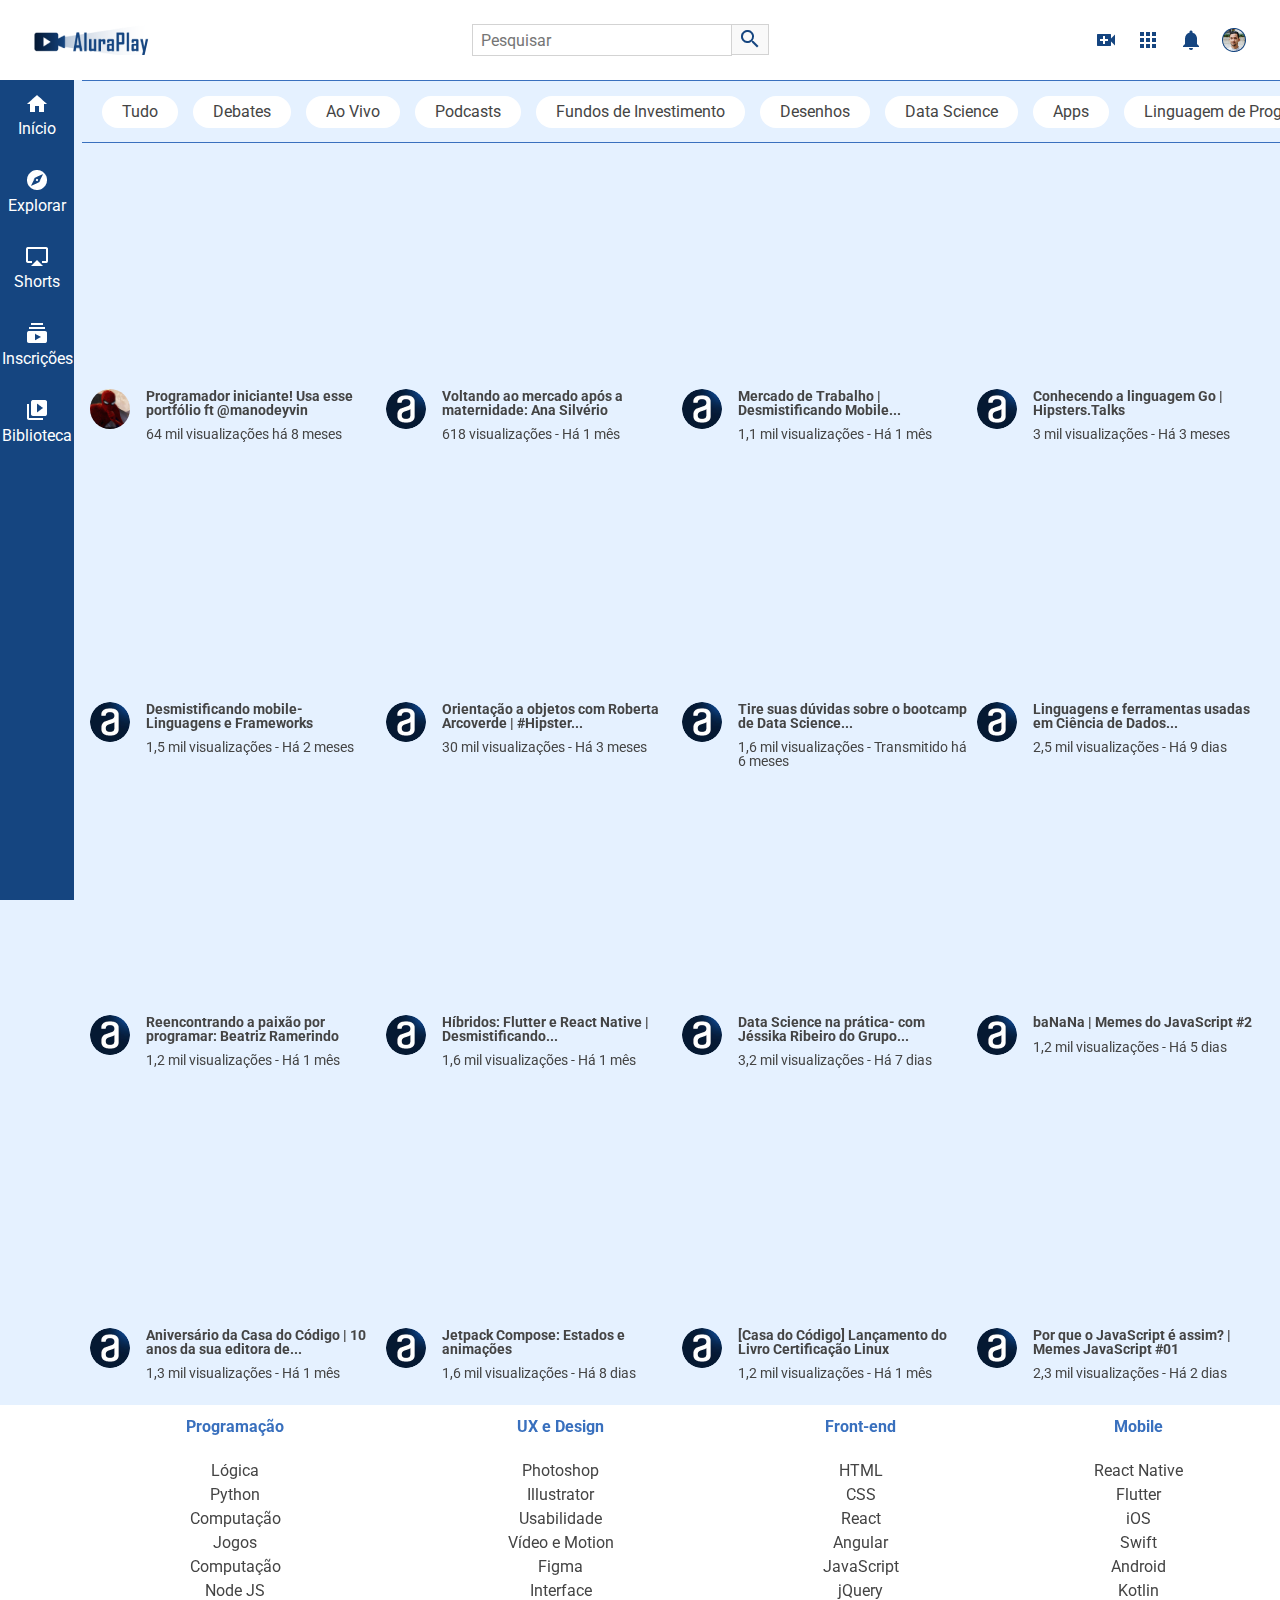
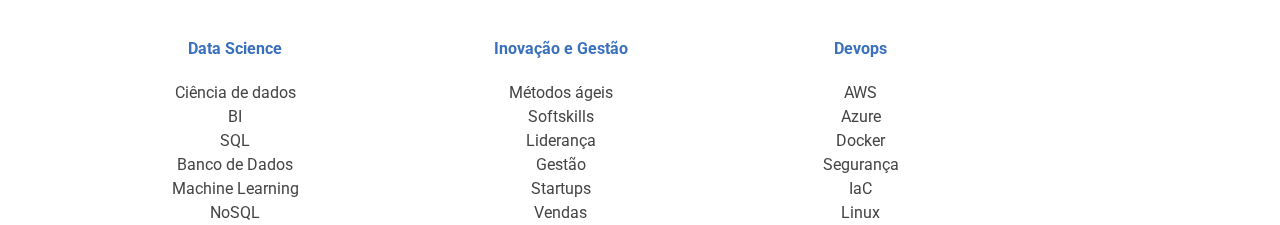
<file: Front-End/Aprofundando em CSS(Alura)/aluraplay/index.html>
<!DOCTYPE html>
<html lang="pt-br">

<head>
    <meta charset="UTF-8">
    <meta http-equiv="X-UA-Compatible" content="IE=edge">
    <meta name="viewport" content="width=device-width, initial-scale=1.0">
    <link href="https://fonts.googleapis.com/css2?family=Roboto:wght@400;700&display=swap" rel="stylesheet">
    <link rel="stylesheet" href="./css/reset.css">
    <link rel="stylesheet" href="./css/estilos.css">
    <link rel="stylesheet" href="./css/flexbox.css">
    <title>AluraPlay</title>
    <link rel="shortcut icon" href="./img/favicon.ico" type="image/x-icon">
</head>

<body>

    <!-- Cabecalho -->
    <header>

        <nav class="cabecalho__container">

            <h1 class="logo__item" href="#"></h1>

            <div class="cabecalho__pesquisar__item">
                <form action="">
                    <input type="search" placeholder="Pesquisar" id="pesquisar" class="pesquisar__input">
                    <label for="pesquisar" class="pesquisar__label"></label>
                </form>
                <a href="#" class="cabecalho__audio"></a>
            </div>

            <div class="cabecalho__icones__item">
                <a href="#" class="cabecalho__videos"></a>
                <a href="#" class="cabecalho__apps"></a>
                <a href="#" class="cabecalho__notificacoes"></a>
                <a href="#" class="cabecalho__avatar"></a>
            </div>

        </nav>

    </header>

    <!-- Menu lateral -->

    <aside class="menu__container">
        <ul class="menu__lista">
            <li>
                <a class="menu__itens" href="#">
                    <i class="icone__inicio icone-item"></i>
                    <span>Início</span></a>
            </li>

            <li>
                <a class="menu__itens" href="#">
                    <i class="icone__explorar icone-item"></i>
                    <span>Explorar</span></a>
            </li>

            <li>
                <a class="menu__itens" href="#">
                    <i class="icone__shorts icone-item"></i>
                    <span>Shorts</span></a>
            </li>

            <li>
                <a class="menu__itens" href="#">
                    <i class="icone__inscricoes icone-item"></i>
                    <span>Inscrições</span></a>
            </li>

            <li>
                <a class="menu__itens" href="#">
                    <i class="icone__biblioteca icone-item"></i>
                    <span>Biblioteca</span></a>
            </li>
        </ul>

        <ul class="menu__lista">
            <li>
                <a class="menu__itens" href="#">
                    <i class="icone__historico icone-item"></i>
                    <span>Histórico</span></a>
            </li>

            <li>
                <a class="menu__itens" href="#">
                    <i class="icone__relogio icone-item"></i>
                    <span>Assistir mais tarde</span></a>
            </li>

            <li>
                <a class="menu__itens" href="#">
                    <i class="icone__like icone-item"></i>
                    <span>Marcados com like</span></a>
            </li>
        </ul>

        <ul class="menu__lista">
            <li>
                <a class="menu__itens" href="#">
                    <i class="icone__mostrar icone-item"></i>
                    <span>Mostrar mais 2</span></a>
            </li>

            <li>
                <a class="menu__itens" href="#">
                    <i class="icone__deschamps icone-item"></i>
                    <span>Felipe Deschamps</span></a>
            </li>

            <li>
                <a class="menu__itens" href="#">
                    <i class="icone__nerd icone-item"></i>
                    <span>Jovem Nerd</span></a>
            </li>

            <li>
                <a class="menu__itens" href="#">
                    <i class="icone__souto icone-item"></i>
                    <span>Mario Souto</span></a>
            </li>

            <li>
                <a class="menu__itens" href="#">
                    <i class="icone__iamarino icone-item"></i>
                    <span>Atila Iamarino</span></a>
            </li>

            <li>
                <a class="menu__itens" href="#">
                    <i class="icone__ballerini icone-item"></i>
                    <span>Rafaella Ballerini</span></a>
            </li>

            <li>
                <a class="menu__itens" href="#">
                    <i class="icone__gaveta icone-item"></i>
                    <span>Gaveta</span></a>
            </li>

            <li>
                <a class="menu__itens" href="#">
                    <i class="icone__alura icone-item"></i>
                    <span>Alura</span></a>
            </li>

            <li>
                <a class="menu__itens inscricoes" href="#">INSCRIÇÕES</a>
            </li>
        </ul>

        <ul class="menu__lista">
            <li class="jogos">
                <a class="menu__itens" href="#">
                    <i class="icone__jogos icone-item"></i>
                    <span>Jogos</span></a>
            </li>

            <li class="filmes">
                <a class="menu__itens" href="#">
                    <i class="icone__filmes icone-item"></i>
                    <span>Filmes</span></a>
            </li>
            <li class="premium">
                <a class="menu__itens" href="#">
                    <i class="icone__videos icone-item"></i>
                    <span>Vídeo Premium</span></a>
            </li>

            <li class="menu__itens maispagina">
                <a href="#">MAIS DA PÁGINA</a>
            </li>
        </ul>
    </aside>

    <!-- Seção superior -->

    <section class="superior__secao__container">
        <a class="superior__item" href="#">Tudo</a>
        <a class="superior__item" href="#">Debates</a>
        <a class="superior__item" href="#">Ao Vivo</a>
        <a class="superior__item" href="#">Podcasts</a>
        <a class="superior__item" href="#">Fundos de Investimento</a>
        <a class="superior__item" href="#">Desenhos</a>
        <a class="superior__item" href="#">Data Science</a>
        <a class="superior__item" href="#">Apps</a>
        <a class="superior__item" href="#">Linguagem de Programação</a>
        <a class="superior__item" href="#">Ciência da Computação</a>
        <a class="superior__item" href="#">Marketing</a>
    </section>

    <!-- Vídeos -->

    <ul class="videos__container">
        <li class="videos__item">
            <iframe width="100%" height="72%" src="https://www.youtube.com/embed/7CtcyBWEhKE?si=8FMXN3BvGEJGb6Me" title="YouTube video player" frameborder="0" allow="accelerometer; autoplay; clipboard-write; encrypted-media; gyroscope; picture-in-picture; web-share" allowfullscreen></iframe>
            <div class="descricao-video">
                <img src="img/videos/logo-fiasco.jpg" alt="">
                <h3>Programador iniciante! Usa esse portfólio ft @manodeyvin</h3>
                <p>64 mil visualizações  há 8 meses</p>
            </div>
        </li>

        <li class="videos__item">
            <iframe width="100%"  height="72%" src="https://www.youtube.com/embed/OrnUhR41MYI"
                title="Voltando ao mercado após a maternidade: Ana Silvério" frameborder="0"
                allow="accelerometer; autoplay; clipboard-write; encrypted-media; gyroscope; picture-in-picture"
                allowfullscreen></iframe>
            <div class="descricao-video">
                <img src="./img/videos/Ellipse 11.png" alt="Logo do canal Alura Cursos Online">
                <h3>Voltando ao mercado após a maternidade: Ana Silvério</h3>
                <p>618 visualizações - Há 1 mês</p>
            </div>
        </li>
        <li class="videos__item">
            <iframe width="100%"  height="72%" src="https://www.youtube.com/embed/YhnNOTde2I0"
                title="Mercado de Trabalho | Desmistificando Mobile - Episódio 5" frameborder="0"
                allow="accelerometer; autoplay; clipboard-write; encrypted-media; gyroscope; picture-in-picture"
                allowfullscreen></iframe>
            <div class="descricao-video">
                <img src="./img/videos/Ellipse 11.png" alt="Logo do canal Alura Cursos Online">
                <h3>Mercado de Trabalho | Desmistificando Mobile...</h3>
                <p>1,1 mil visualizações - Há 1 mês</p>
            </div>
        </li>
        <li class="videos__item">
            <iframe width="100%"  height="72%" src="https://www.youtube.com/embed/y8FeZMv37WU" title="Conhecendo a linguagem Go | Hipsters.Talks"
                frameborder="0"
                allow="accelerometer; autoplay; clipboard-write; encrypted-media; gyroscope; picture-in-picture"
                allowfullscreen></iframe>
            <div class="descricao-video">
                <img src="./img/videos/Ellipse 11.png" alt="Logo do canal Alura Cursos Online">
                <h3>Conhecendo a linguagem Go | Hipsters.Talks</h3>
                <p>3 mil visualizações - Há 3 meses</p>
            </div>
        </li>
        <li class="videos__item">
            <iframe width="100%"  height="72%" src="https://www.youtube.com/embed/fmu1LQvZhms"
                title="Desmistificando mobile- Linguagens e Frameworks - Episódio 2" frameborder="0"
                allow="accelerometer; autoplay; clipboard-write; encrypted-media; gyroscope; picture-in-picture"
                allowfullscreen></iframe>
            <div class="descricao-video">
                <img src="./img/videos/Ellipse 11.png" alt="Logo do canal Alura Cursos Online">
                <h3>Desmistificando mobile- Linguagens e Frameworks</h3>
                <p>1,5 mil visualizações - Há 2 meses</p>
            </div>
        </li>
        <li class="videos__item">
            <iframe width="100%"  height="72%" src="https://www.youtube.com/embed/jpuJ1qrluoU"
                title="Orientação a objetos com Roberta Arcoverde | #HipstersPontoTube" frameborder="0"
                allow="accelerometer; autoplay; clipboard-write; encrypted-media; gyroscope; picture-in-picture"
                allowfullscreen></iframe>
            <div class="descricao-video">
                <img src="./img/videos/Ellipse 11.png" alt="Logo do canal Alura Cursos Online">
                <h3>Orientação a objetos com Roberta Arcoverde | #Hipster...</h3>
                <p>30 mil visualizações - Há 3 meses</p>
            </div>
        </li>
        <li class="videos__item">
            <iframe width="100%"  height="72%" src="https://www.youtube.com/embed/2HhPcadvjqU"
                title="Tire suas dúvidas sobre o bootcamp de Data Science." frameborder="0"
                allow="accelerometer; autoplay; clipboard-write; encrypted-media; gyroscope; picture-in-picture"
                allowfullscreen></iframe>
            <div class="descricao-video">
                <img src="./img/videos/Ellipse 11.png" alt="Logo do canal Alura Cursos Online">
                <h3>Tire suas dúvidas sobre o bootcamp de Data Science...</h3>
                <p>1,6 mil visualizações - Transmitido há 6 meses</p>
            </div>
        </li>
        <li class="videos__item">
            <iframe width="100%"  height="72%" src="https://www.youtube.com/embed/h83e1aAM5xQ" title="
                4:06
                TOCANDO AGORA
                Linguagens e ferramentas usadas em Ciência de Dados | Universo Data Science - Episódio 3"
                frameborder="0"
                allow="accelerometer; autoplay; clipboard-write; encrypted-media; gyroscope; picture-in-picture"
                allowfullscreen></iframe>
            <div class="descricao-video">
                <img src="./img/videos/Ellipse 11.png" alt="Logo do canal Alura Cursos Online">
                <h3>Linguagens e ferramentas usadas em Ciência de Dados...</h3>
                <p>2,5 mil visualizações - Há 9 dias</p>
            </div>
        </li>
        <li class="videos__item">
            <iframe width="100%"  height="72%" src="https://www.youtube.com/embed/CnB3eLTrkn4"
                title="Reencontrando a paixão por programar: Beatriz Ramerindo" frameborder="0"
                allow="accelerometer; autoplay; clipboard-write; encrypted-media; gyroscope; picture-in-picture"
                allowfullscreen></iframe>
            <div class="descricao-video">
                <img src="./img/videos/Ellipse 11.png" alt="Logo do canal Alura Cursos Online">
                <h3>Reencontrando a paixão por programar: Beatriz Ramerindo</h3>
                <p>1,2 mil visualizações - Há 1 mês</p>
            </div>
        </li>
        <li class="videos__item">
            <iframe width="100%"  height="72%" src="https://www.youtube.com/embed/vf9P_PycgRw"
                title="Híbridos: Flutter e React Native | Desmistificando Mobile - Episódio 4" frameborder="0"
                allow="accelerometer; autoplay; clipboard-write; encrypted-media; gyroscope; picture-in-picture"
                allowfullscreen></iframe>
            <div class="descricao-video">
                <img src="./img/videos/Ellipse 11.png" alt="Logo do canal Alura Cursos Online">
                <h3>Híbridos: Flutter e React Native | Desmistificando...</h3>
                <p>1,6 mil visualizações - Há 1 mês</p>
            </div>
        </li>
        <li class="videos__item">
            <iframe width="100%"  height="72%" src="https://www.youtube.com/embed/Nts3P35mHzE"
                title="Data Science na prática- com Jéssika Ribeiro do Grupo Boticário | Universo Data Science - Episódio 4"
                frameborder="0"
                allow="accelerometer; autoplay; clipboard-write; encrypted-media; gyroscope; picture-in-picture"
                allowfullscreen></iframe>
            <div class="descricao-video">
                <img src="./img/videos/Ellipse 11.png" alt="Logo do canal Alura Cursos Online">
                <h3>Data Science na prática- com Jéssika Ribeiro do Grupo...</h3>
                <p>3,2 mil visualizações - Há 7 dias</p>
            </div>
        </li>
        <li class="videos__item">
            <iframe width="100%"  height="72%" src="https://www.youtube.com/embed/HBVCsBtsmzA" title="baNaNa | Memes do JavaScript - Episódio 2"
                frameborder="0"
                allow="accelerometer; autoplay; clipboard-write; encrypted-media; gyroscope; picture-in-picture"
                allowfullscreen></iframe>
            <div class="descricao-video">
                <img src="./img/videos/Ellipse 11.png" alt="Logo do canal Alura Cursos Online">
                <h3>baNaNa | Memes do JavaScript #2</h3>
                <p>1,2 mil visualizações - Há 5 dias</p>
            </div>
        </li>
        <li class="videos__item">
            <iframe width="100%"  height="72%" src="https://www.youtube.com/embed/SyEdlBSw11k"
                title="Aniversário da Casa do Código | 10 anos da sua editora de Tecnologia" frameborder="0"
                allow="accelerometer; autoplay; clipboard-write; encrypted-media; gyroscope; picture-in-picture"
                allowfullscreen></iframe>
            <div class="descricao-video">
                <img src="./img/videos/Ellipse 11.png" alt="Logo do canal Alura Cursos Online">
                <h3>Aniversário da Casa do Código | 10 anos da sua editora de...</h3>
                <p>1,3 mil visualizações - Há 1 mês</p>
            </div>
        </li>
        <li class="videos__item">
            <iframe width="100%"  height="72%" src="https://www.youtube.com/embed/FKYBCl_I9zU"
                title="Jetpack Compose: Estados e animações | #AluraMais" frameborder="0"
                allow="accelerometer; autoplay; clipboard-write; encrypted-media; gyroscope; picture-in-picture"
                allowfullscreen></iframe>
            <div class="descricao-video">
                <img src="./img/videos/Ellipse 11.png" alt="Logo do canal Alura Cursos Online">
                <h3>Jetpack Compose: Estados e animações</h3>
                <p>1,6 mil visualizações - Há 8 dias</p>
            </div>
        </li>
        <li class="videos__item">
            <iframe width="100%"  height="72%" src="https://www.youtube.com/embed/68EGCA67g_A"
                title="[Casa do Código] Lançamento do Livro Certificação Linux" frameborder="0"
                allow="accelerometer; autoplay; clipboard-write; encrypted-media; gyroscope; picture-in-picture"
                allowfullscreen></iframe>
            <div class="descricao-video">
                <img src="./img/videos/Ellipse 11.png" alt="Logo do canal Alura Cursos Online">
                <h3>[Casa do Código] Lançamento do Livro Certificação Linux</h3>
                <p>1,2 mil visualizações - Há 1 mês</p>
            </div>
        </li>
        <li class="videos__item">
            <iframe width="100%"  height="72%" src="https://www.youtube.com/embed/VHxoyduIt18"
                title="Por que o JavaScript é assim? | Memes do JavaScript - Episódio 1" frameborder="0"
                allow="accelerometer; autoplay; clipboard-write; encrypted-media; gyroscope; picture-in-picture"
                allowfullscreen></iframe>
            <div class="descricao-video">
                <img src="./img/videos/Ellipse 11.png" alt="Logo do canal Alura Cursos Online">
                <h3>Por que o JavaScript é assim? | Memes JavaScript #01</h3>
                <p>2,3 mil visualizações - Há 2 dias</p>
            </div>
        </li>
    </ul>

    

    <!-- <Seção rodapé> -->
    <footer class="rodape__container">
        <section>
            <h2 class="rodape__titulo">Programação</h2>
            <p class="rodape__texto">Lógica</p>
            <p>Python</p>
            <p>Computação</p>
            <p>Jogos</p>
            <p>Computação</p>
            <p>Node JS</p>
        </section>

        <section>
            <h2 class="rodape__titulo">Data Science</h2>
            <p class="rodape__texto">Ciência de dados</p>
            <p>BI</p>
            <p>SQL</p>
            <p>Banco de Dados</p>
            <p>Machine Learning</p>
            <p>NoSQL</p>
        </section>

        <section>
            <h2 class="rodape__titulo">UX e Design</h2>
            <p class="rodape__texto">Photoshop</p>
            <p>Illustrator</p>
            <p>Usabilidade</p>
            <p>Vídeo e Motion</p>
            <p>Figma</p>
            <p>Interface</p>
        </section>

        <section>
            <h2 class="rodape__titulo">Inovação e Gestão</h2>
            <p class="rodape__texto">Métodos ágeis</p>
            <p>Softskills</p>
            <p>Liderança</p>
            <p>Gestão</p>
            <p>Startups</p>
            <p>Vendas</p>
        </section>

        <section>
            <h2 class="rodape__titulo">Front-end</h2>
            <p class="rodape__texto">HTML</p>
            <p>CSS</p>
            <p>React</p>
            <p>Angular</p>
            <p>JavaScript</p>
            <p>jQuery</p>
        </section>

        <section>
            <h2 class="rodape__titulo">Devops</h2>
            <p class="rodape__texto">AWS</p>
            <p>Azure</p>
            <p>Docker</p>
            <p>Segurança</p>
            <p>IaC</p>
            <p>Linux</p>
        </section>

        <section>
            <h2 class="rodape__titulo">Mobile</h2>
            <p class="rodape__texto">React Native</p>
            <p>Flutter</p>
            <p>iOS</p>
            <p>Swift</p>
            <p>Android</p>
            <p>Kotlin</p>
        </section>
    </footer>

</body>

</html>
</file>
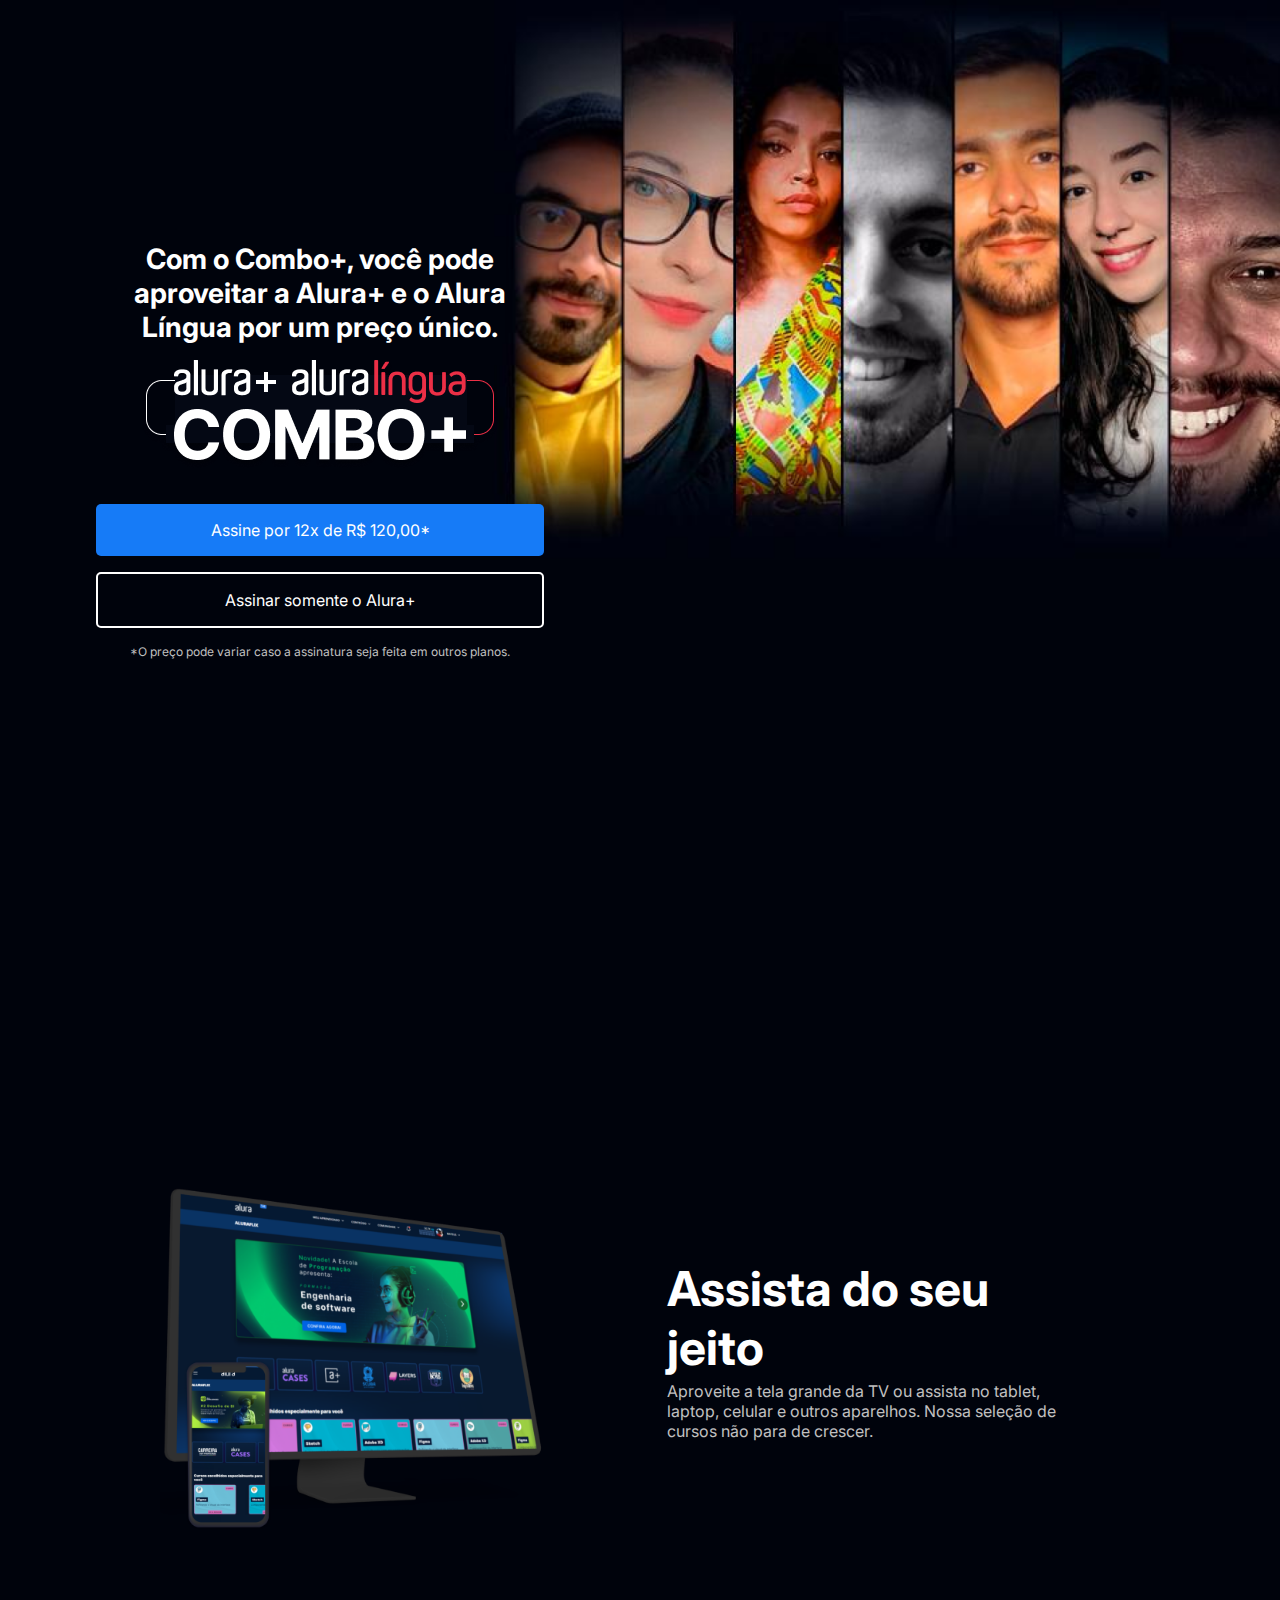
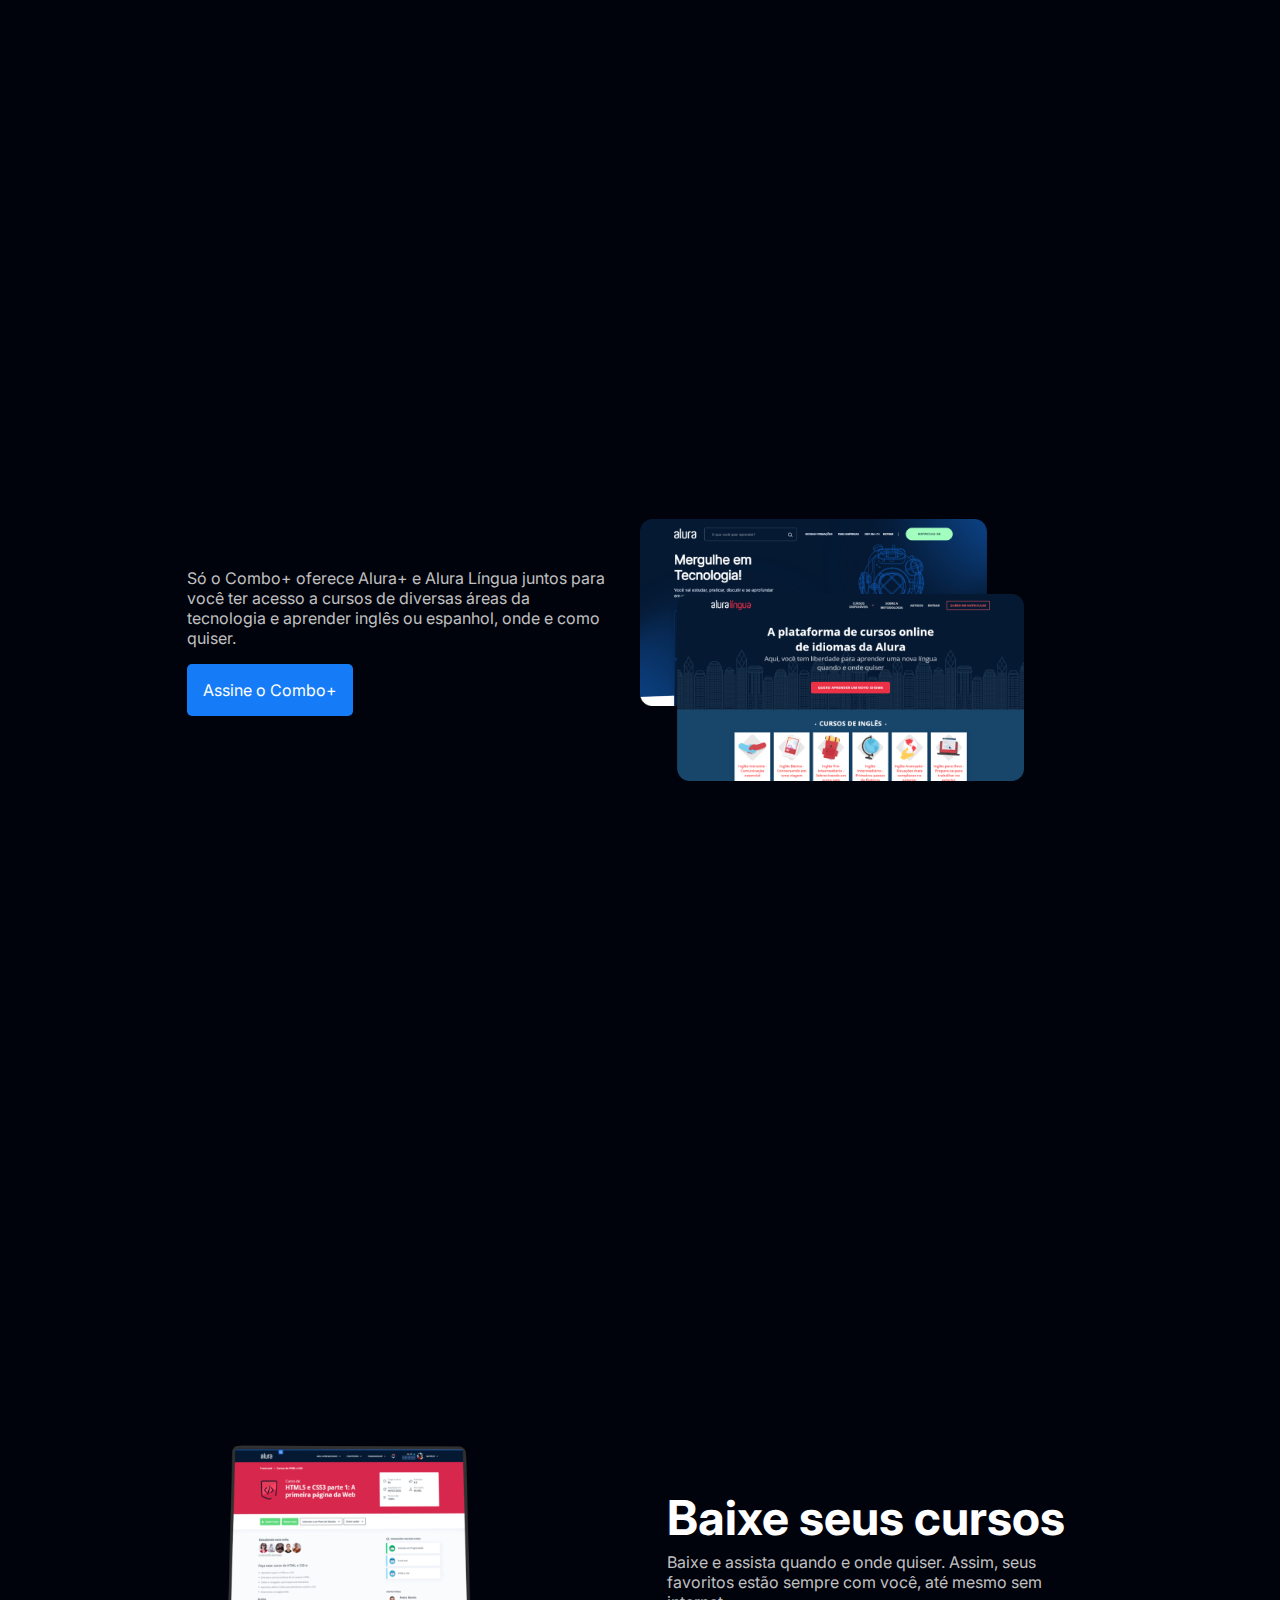
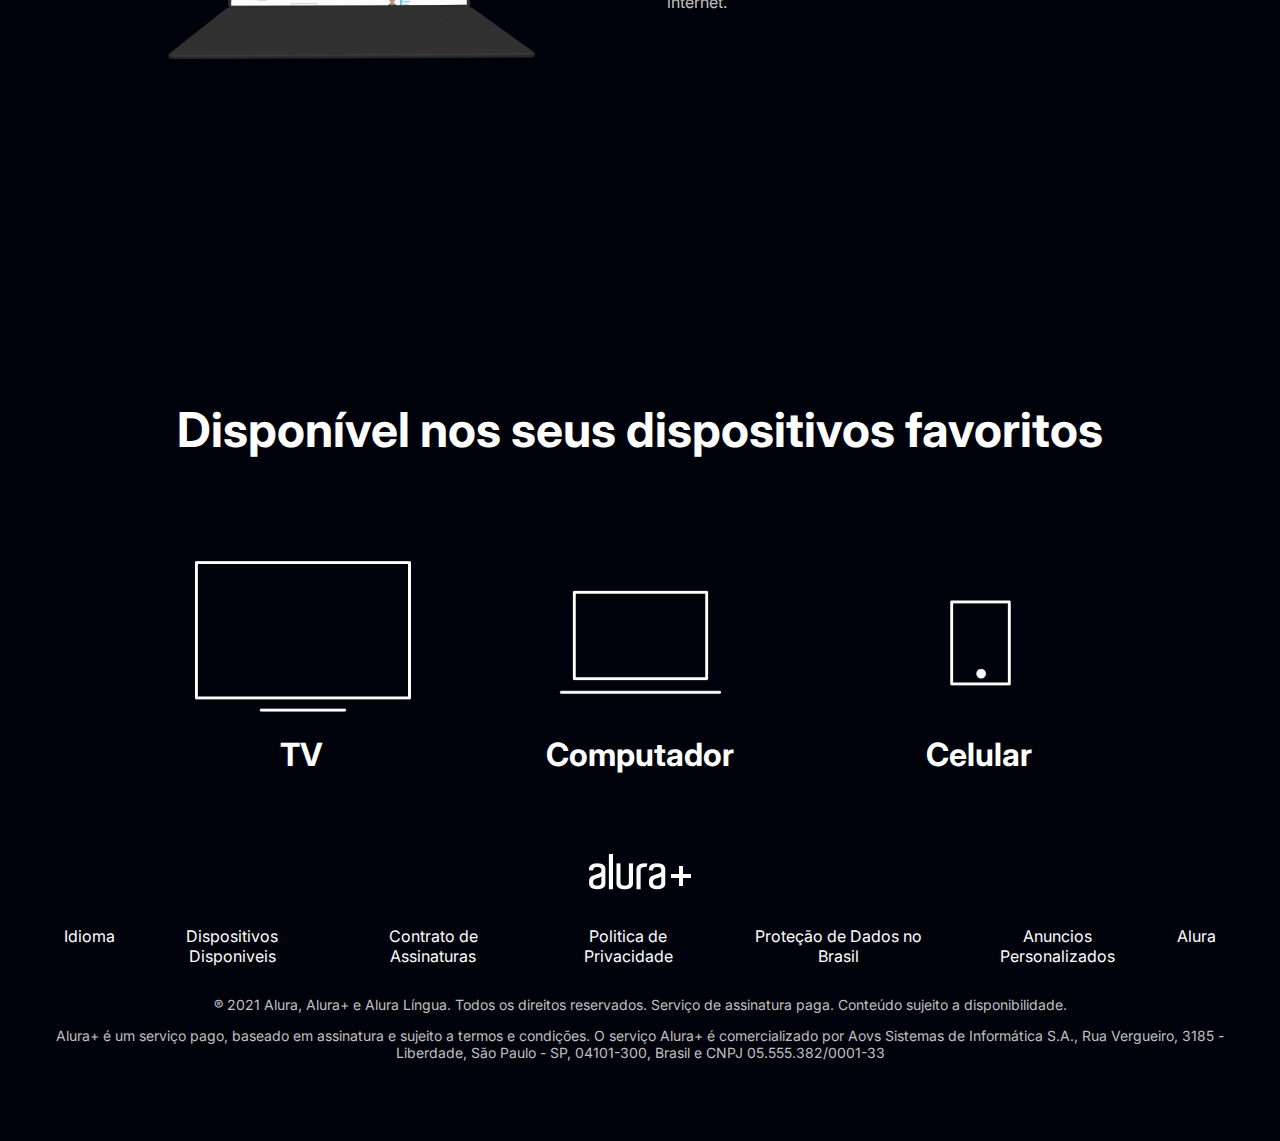
<file: Front-End/HTML-CSS/alura-plus/index.html>
<!DOCTYPE html>
<html lang="pt-br">
<head>
    <meta charset="UTF-8">
    <meta name="viewport" content="width=device-width, initial-scale=1.0">
    <title>Alura Plus</title>
    <link rel="stylesheet" href="styles.css">
    <link rel="preconnect" href="https://fonts.googleapis.com">
    <link rel="preconnect" href="https://fonts.gstatic.com" crossorigin>
    <link href="https://fonts.googleapis.com/css2?family=Inter:wght@400;700&display=swap" rel="stylesheet">
</head>
<body>
    <section class="container principal">
        <div class="container__caixa">
            <h1 class="container__titulo">Com o Combo+, você pode aproveitar a Alura+ e o Alura Língua por um preço único.</h1>
            <img src="img/Combo.png" alt="Descrição combo planos" class="container__img">
            <a href="www.alura.com.br" class="container__botao">Assine por 12x de R$ 120,00*</a>
            <a href="www.alura.com.br" class="container__botao botao__secundario">Assinar somente o Alura+</a>
            <p class="container__aviso">*O preço pode variar caso a assinatura seja feita em outros planos.</p>
        </div>
    </section>

    <section class="container secundario">
        <img src="img/Plataformas.png" alt="Monitor celular alura aberto" class="secundario__img">
        <div class="container__descricao">
            <h2 class="descricao__titulo">Assista do seu jeito</h2>
            <p class="descricao__texto">Aproveite a tela grande da TV ou assista no tablet, laptop, celular e outros aparelhos. Nossa seleção de cursos não para de crescer.</p>
        </div>    
    </section>

    <section class="container secundario">
        <div class="container__descricao">
            <p class="descricao__texto">Só o Combo+ oferece Alura+ e Alura Língua juntos para você ter acesso a cursos de diversas áreas da tecnologia e aprender inglês ou espanhol, onde e como quiser.</p>
            <a href="www.alura.com.br" class="container__botao secundario__botao">Assine o Combo+</a>
        </div>
        <img src="img/Telas.png" alt="telas alura" class="secundario__img">
    </section>

    <section class="container secundario">
        <img src="img/Notebook.png" alt="notebook alura" class="secundario__img">
        <div class="container__descricao">
            <h2 class="descricao__titulo">Baixe seus cursos</h2>
            <p class="descricao__texto">Baixe e assista quando e onde quiser. Assim, seus favoritos estão sempre com você, até mesmo sem internet.</p>
        </div>
    </section>

    <section class="dispositivos">
        <h2 class="dispositivos__titulos">Disponível nos seus dispositivos favoritos</h2>
        <ul class="dispositivos__lista">
            <li>
                <img src="img/tv.png" alt="Televisão Icone">
                <h3 class="lista__item">TV</h3>
            </li>
            <li>
                <img src="img/computador.png" alt="Computador Icone">
                <h3 class="lista__item">Computador</h3>
            </li>
            <li>
                <img src="img/celular.png" alt="Celular Icone">
                <h3 class=" lista__item">Celular</h3>
            </li>
        </ul>
    </section>

    <footer class="rodape">
        <img src="img/Logo.png" alt="Logo Alura+" class="rodape__logo">
        <ul class="rodape__lista">
            <li class="lista__link">
                <a href="#">Idioma</a>
            </li>
            <li class="lista__link">
                <a href="#">Dispositivos Disponiveis</a>
            </li>
            <li class="lista__link">
                <a href="#">Contrato de Assinaturas</a>
            </li>
            <li class="lista__link">
                <a href="#">Politica de Privacidade</a>
            </li>
            <li class="lista__link">
                <a href="#">Proteção de Dados no Brasil</a>
            </li>
            <li class="lista__link">
                <a href="#">Anuncios Personalizados</a>
            </li>
            <li class="lista__link">
                <a href="#">Alura</a>
            </li>
        </ul>
        <p class="rodape__texto">® 2021 Alura, Alura+ e Alura Língua. Todos os direitos reservados. Serviço de assinatura paga. Conteúdo sujeito a disponibilidade.</p>
        <p class="rodape__texto">Alura+ é um serviço pago, baseado em assinatura e sujeito a termos e condições. O serviço Alura+ é comercializado por Aovs Sistemas de Informática S.A., Rua Vergueiro, 3185 - Liberdade, São Paulo - SP, 04101-300, Brasil e CNPJ 05.555.382/0001-33</p>
    </footer>
</body>
</html>
</file>
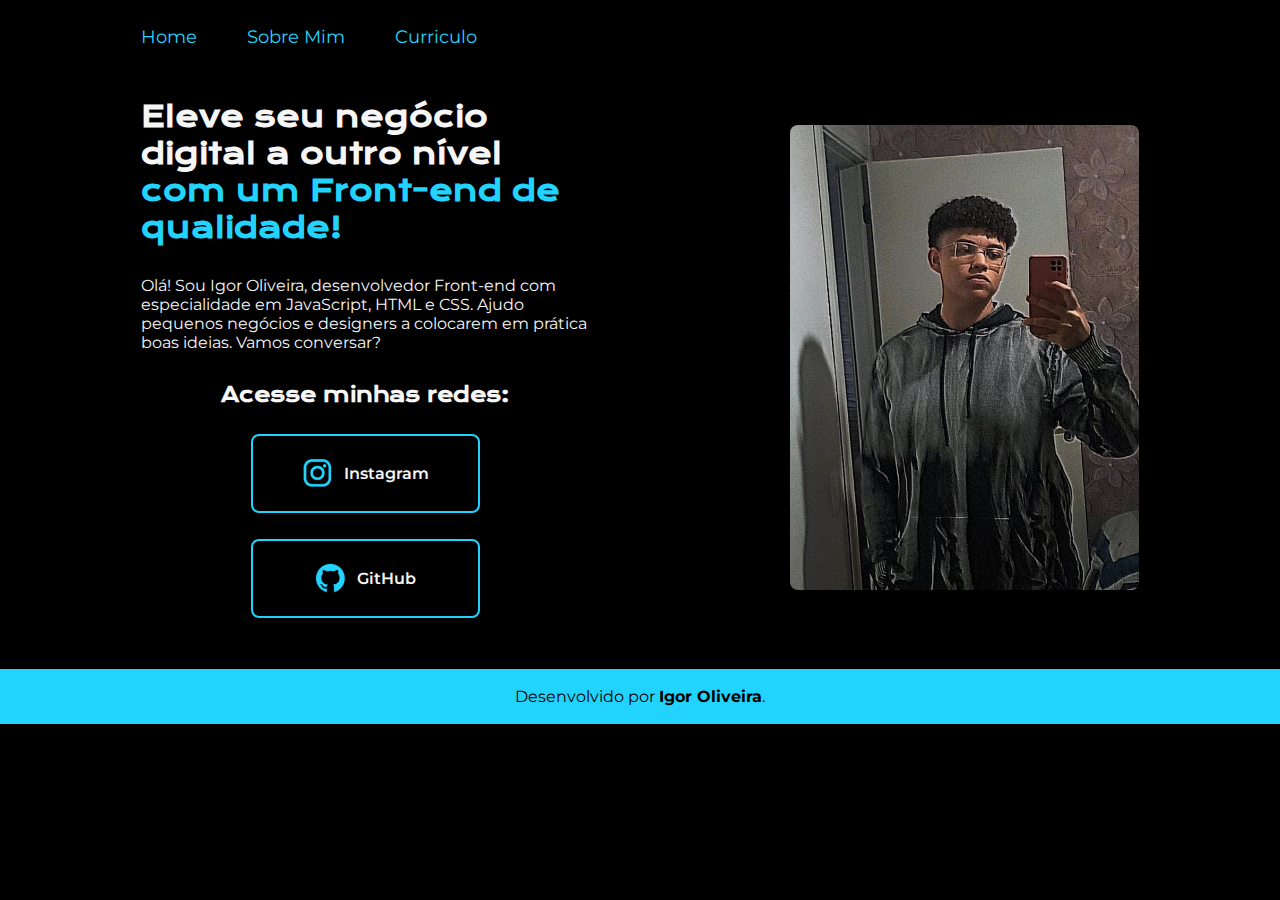
<file: Front-End/HTML-CSS/portifolio/index.html>
<!DOCTYPE html>
<html lang="pt-br">
<head>
    <meta charset="UTF-8">
    <meta name="viewport" content="width=device-width, initial-scale=1.0">
    <title>Portfólio - Igor Oliveira</title>
    <link rel="stylesheet" href="./estilos/style.css">
</head>
<body>
    <header class="cabecalho">
        <nav class="cabecalho__menu">
            <a href="index.html" class="cabecalho__menu__link">Home</a>
            <a href="about.html" class="cabecalho__menu__link">Sobre Mim</a>
            <a href="curriculo.html" class="cabecalho__menu__link">Curriculo</a>
        </nav>
    </header>
    <main class="apresentacao">
        <section class="apresentacao__conteudo">
            <h1 class="apresentacao__conteudo__titulo">Eleve seu negócio digital a outro nível <strong class="destaque-titulo">com um Front-end de qualidade!</strong></h1>
            <p class="apresentacao__conteudo__texto">Olá! Sou Igor Oliveira, desenvolvedor Front-end com especialidade em JavaScript, HTML e CSS. Ajudo pequenos negócios e designers a colocarem em prática boas ideias. Vamos conversar?</p>
            <div class="apresentacao__links">
                <h2 class="apresentacao__links__subtitulo">Acesse minhas redes:</h2>
                <a href="https://www.instagram.com/igor_silva_150/" class="apresentacao__links__link">
                    <img src="assets/instagram.png" alt="Instagram Png">
                    Instagram
                </a>
                <a href="https://github.com/IgorOdSilva" class="apresentacao__links__link">
                    <img src="assets/github.png" alt="GitHub Png">
                    GitHub
                </a>
            </div>
        </section>
        <img src="./assets/img-portfolio.jpg" alt="Foto Igor Oliveira programando" class="apresentacao__imagem">
        
    </main>
    <footer class="rodape">
        Desenvolvido por <strong>Igor Oliveira</strong>.
    </footer>
</body>
</html>
</file>
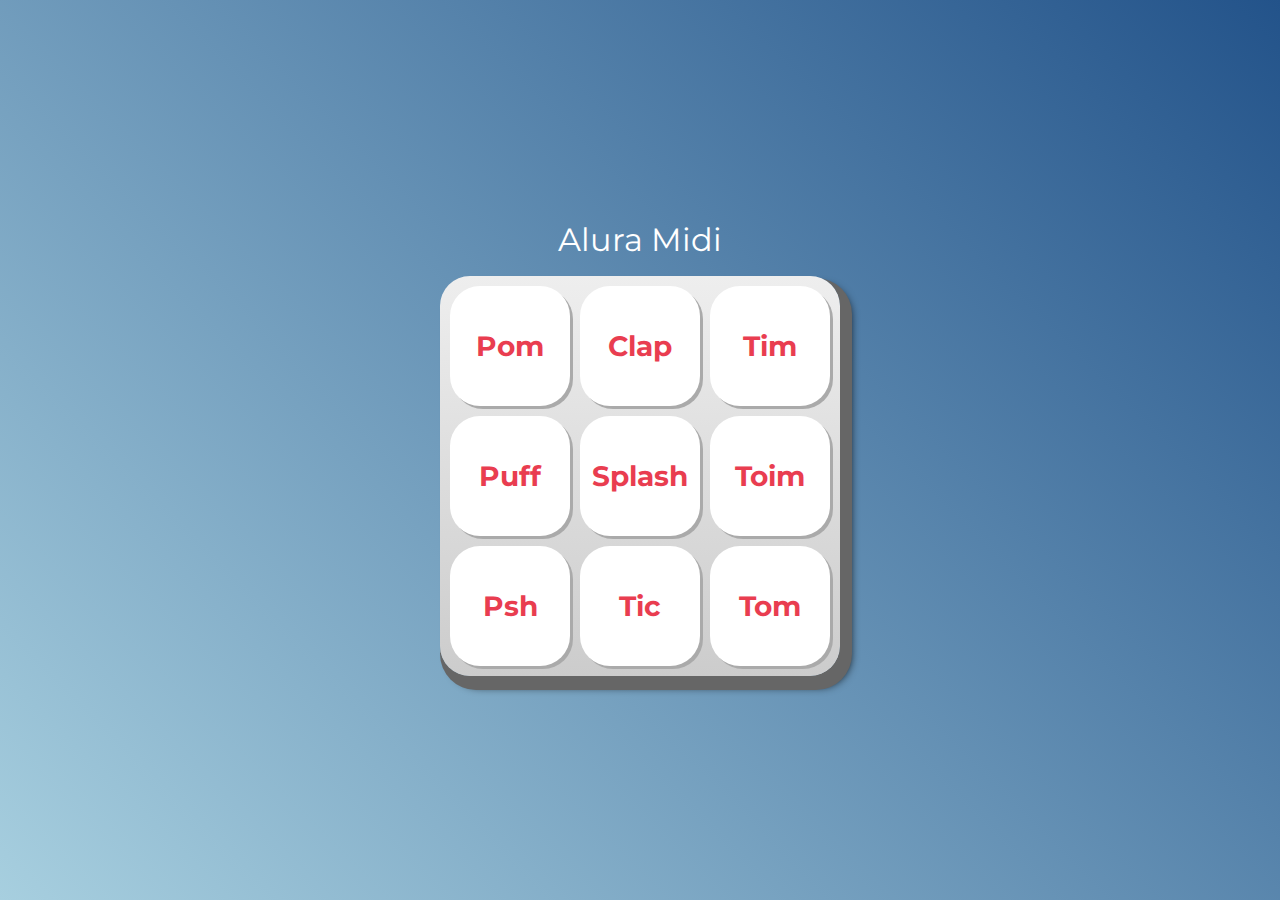
<file: Front-End/JavaScript/aluramidi/index.html>
<!DOCTYPE html>
<html lang="pt-BR">
<head>
    <meta charset="UTF-8">
    <meta http-equiv="X-UA-Compatible" content="IE=edge">
    <meta name="viewport" content="width=device-width, initial-scale=1.0">

    <title>Alura MIDI</title>

    <link rel="preconnect" href="https://fonts.googleapis.com">
    <link rel="preconnect" href="https://fonts.gstatic.com" crossorigin>
    <link href="https://fonts.googleapis.com/css2?family=Montserrat:wght@500;600&display=swap" rel="stylesheet">

    <link rel="icon" type="image/png" href="images/bateria.png">
    <link rel="stylesheet" href="css/reset.css">
    <link rel="stylesheet" href="css/estilos.css">

</head>
<body>

    <h1>Alura Midi</h1>

    <section class="teclado">
        <button class="tecla tecla_pom">Pom</button>
        <button class="tecla tecla_clap">Clap</button>
        <button class="tecla tecla_tim">Tim</button>

        <button class="tecla tecla_puff">Puff</button>
        <button class="tecla tecla_splash">Splash</button>
        <button class="tecla tecla_toim">Toim</button>

        <button class="tecla tecla_psh">Psh</button>
        <button class="tecla tecla_tic">Tic</button>
        <button class="tecla tecla_tom">Tom</button>
    </section>

    <audio src="sounds/keyq.wav" id="som_tecla_pom"></audio>
    <audio src="sounds/keyw.wav" id="som_tecla_clap"></audio>
    <audio src="sounds/keye.wav" id="som_tecla_tim"></audio>
    <audio src="sounds/keya.wav" id="som_tecla_puff"></audio>
    <audio src="sounds/keys.wav" id="som_tecla_splash"></audio>
    <audio src="sounds/keyd.wav" id="som_tecla_toim"></audio>
    <audio src="sounds/keyz.wav" id="som_tecla_psh"></audio>
    <audio src="sounds/keyx.wav" id="som_tecla_tic"></audio>
    <audio src="sounds/keyc.wav" id="som_tecla_tom"></audio>

    <script src="main.js"></script>
</body>
</html>
</file>
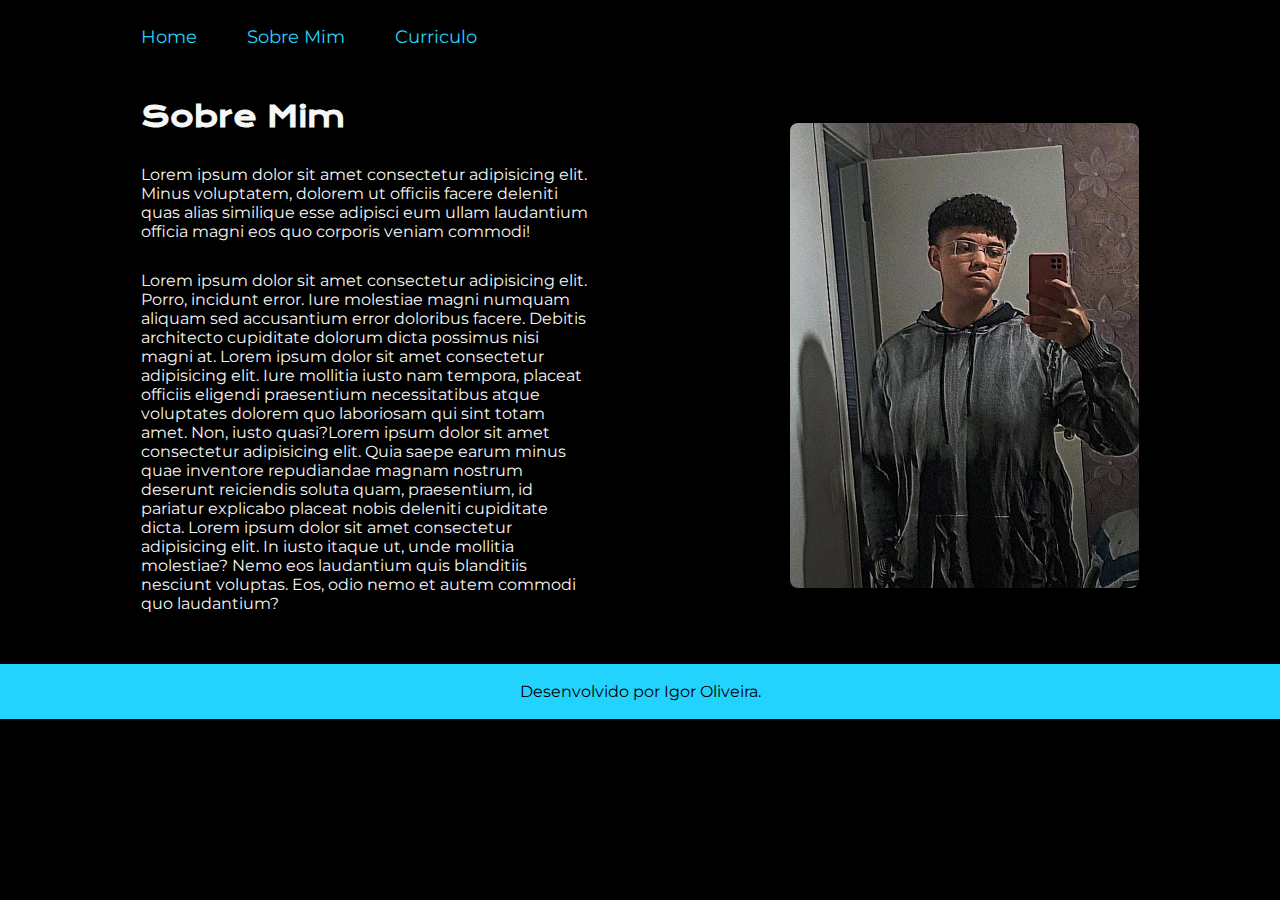
<file: Front-End/HTML-CSS/portifolio/about.html>
<!DOCTYPE html>
<html lang="pt-br">
<head>
    <meta charset="UTF-8">
    <meta name="viewport" content="width=device-width, initial-scale=1.0">
    <title>Sobre Mim</title>
    <link rel="stylesheet" href="estilos/style.css">
</head>
<body>
    <header class="cabecalho">
        <nav class="cabecalho__menu">
            <a href="index.html" class="cabecalho__menu__link">Home</a>
            <a href="about.html" class="cabecalho__menu__link">Sobre Mim</a>
            <a href="curriculo.html" class="cabecalho__menu__link">Curriculo</a>
        </nav>
    </header>
    <main class="apresentacao">
        <section class="apresentacao__conteudo">
            <h1 class="apresentacao__conteudo__titulo">Sobre Mim</h1>
            <p class="apresentacao__conteudo__texto">Lorem ipsum dolor sit amet consectetur adipisicing elit. Minus voluptatem, dolorem ut officiis facere deleniti quas alias similique esse adipisci eum ullam laudantium officia magni eos quo corporis veniam commodi!</p>
            <p class="apresentacao__conteudo__texto">Lorem ipsum dolor sit amet consectetur adipisicing elit. Porro, incidunt error. Iure molestiae magni numquam aliquam sed accusantium error doloribus facere. Debitis architecto cupiditate dolorum dicta possimus nisi magni at. Lorem ipsum dolor sit amet consectetur adipisicing elit. Iure mollitia iusto nam tempora, placeat officiis eligendi praesentium necessitatibus atque voluptates dolorem quo laboriosam qui sint totam amet. Non, iusto quasi?Lorem ipsum dolor sit amet consectetur adipisicing elit. Quia saepe earum minus quae inventore repudiandae magnam nostrum deserunt reiciendis soluta quam, praesentium, id pariatur explicabo placeat nobis deleniti cupiditate dicta. Lorem ipsum dolor sit amet consectetur adipisicing elit. In iusto itaque ut, unde mollitia molestiae? Nemo eos laudantium quis blanditiis nesciunt voluptas. Eos, odio nemo et autem commodi quo laudantium?</p>
        </section>
        <img src="./assets/img-portfolio.jpg" alt="Foto Igor Oliveira programando" class="apresentacao__imagem">
    </main>
    
    <footer class="rodape">
        Desenvolvido por Igor Oliveira.
    </footer>
</body>
</html>
</file>
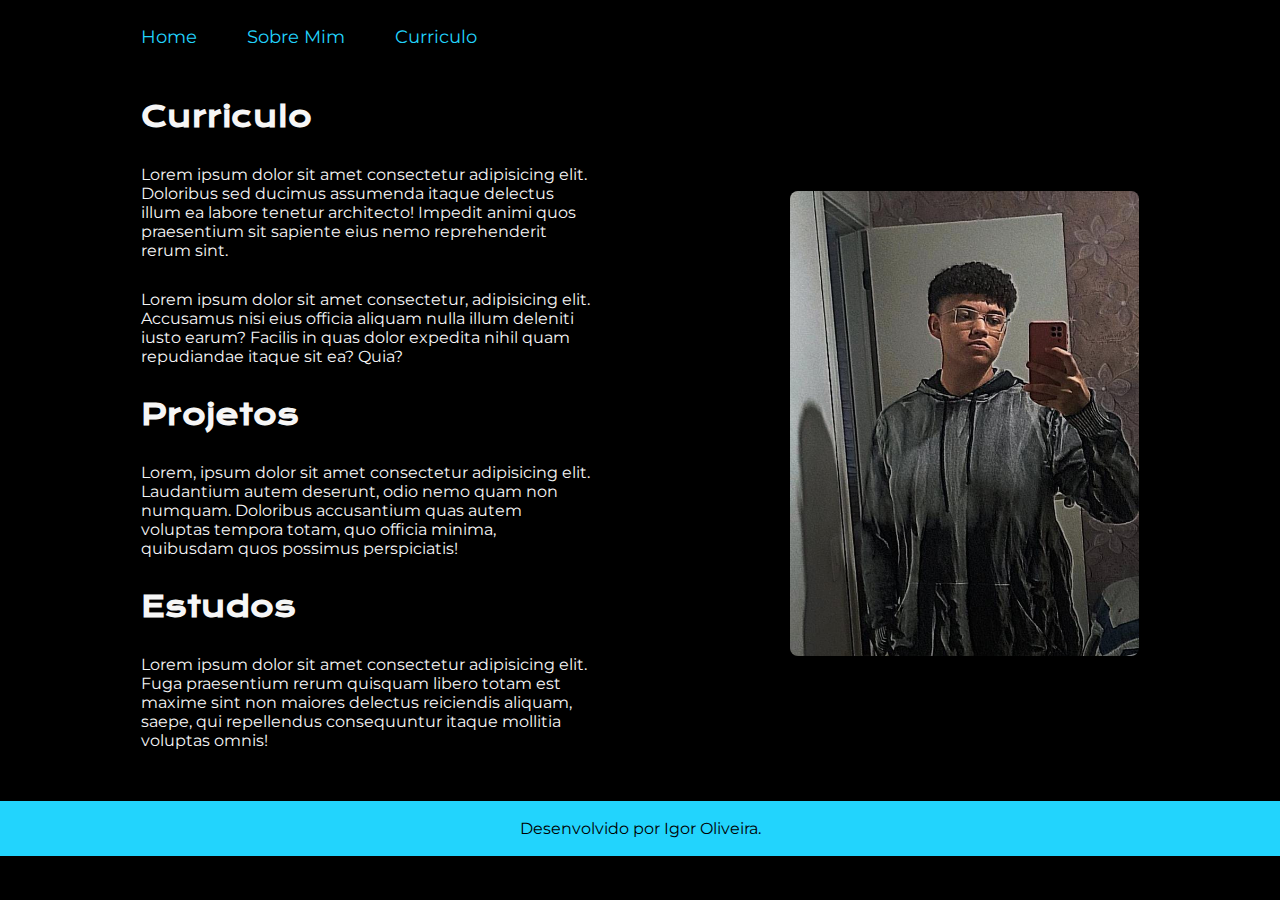
<file: Front-End/HTML-CSS/portifolio/curriculo.html>
<!DOCTYPE html>
<html lang="pt-br">
<head>
    <meta charset="UTF-8">
    <meta name="viewport" content="width=device-width, initial-scale=1.0">
    <title>Curriculo</title>
    <link rel="stylesheet" href="./estilos/style.css">
</head>
<body>
    <header class="cabecalho">
        <nav class="cabecalho__menu">
            <a href="index.html" class="cabecalho__menu__link">Home</a>
            <a href="about.html" class="cabecalho__menu__link">Sobre Mim</a>
            <a href="curriculo.html" class="cabecalho__menu__link">Curriculo</a>
        </nav>
    </header>

    <main class="apresentacao">
        <section class="apresentacao__conteudo">
            <h1 class="apresentacao__conteudo__titulo">Curriculo</h1>
            <p class="apresentacao__conteudo__texto">Lorem ipsum dolor sit amet consectetur adipisicing elit. Doloribus sed ducimus assumenda itaque delectus illum ea labore tenetur architecto! Impedit animi quos praesentium sit sapiente eius nemo reprehenderit rerum sint.</p>
            <p class="apresentacao__conteudo__texto">Lorem ipsum dolor sit amet consectetur, adipisicing elit. Accusamus nisi eius officia aliquam nulla illum deleniti iusto earum? Facilis in quas dolor expedita nihil quam repudiandae itaque sit ea? Quia?</p>
            <h1 class="apresentacao__conteudo__titulo">Projetos</h1>
            <p class="apresentacao__conteudo__texto">Lorem, ipsum dolor sit amet consectetur adipisicing elit. Laudantium autem deserunt, odio nemo quam non numquam. Doloribus accusantium quas autem voluptas tempora totam, quo officia minima, quibusdam quos possimus perspiciatis!</p>
            <h1 class="apresentacao__conteudo__titulo">Estudos</h1>
            <p class="apresentacao__conteudo__texto">Lorem ipsum dolor sit amet consectetur adipisicing elit. Fuga praesentium rerum quisquam libero totam est maxime sint non maiores delectus reiciendis aliquam, saepe, qui repellendus consequuntur itaque mollitia voluptas omnis!</p>
        </section>
        <img src="./assets/img-portfolio.jpg" alt="Foto Igor Oliveira programando" class="apresentacao__imagem">
    </main>
    

    <footer class="rodape">
        Desenvolvido por Igor Oliveira.
    </footer>
</body>
</html>
</file>
<file: Front-End/Aprofundando em CSS(Alura)/aluraplay/css/estilos.css>
*,
*::before,
*::after {
    --azul-escuro: #154580;
    --azul-medio: #3970BE;
    --azul-claro: #E5F1FF;
    --cinza-texto: #444444;
    --cinza-claro: #ECECEC;
    box-sizing: border-box;
}

body {
    font-family: Roboto, Arial, Helvetica, sans-serif;
    background-color: var(--azul-claro);
    position: relative;
    width: 100%;
    height: 100vh;
    overflow: auto;
    font-size: 14px;
    color: white;
    box-sizing: border-box;
    text-align: center;
}

/* CABEÇALHO */

.cabecalho__container {
    background-color: white;
    height: 80px;
    width: 100%;
    padding: 0 25px;
}

.logo__item {
    background-image: url(../img/cabecalho/Logo.png);
    background-repeat: no-repeat;
    padding: 15px 65px;
    cursor: pointer;
}

.pesquisar__input {
    width: 260px;
    height: 32px;
    border: 1px solid rgb(211, 211, 211);
    font-size: 16px;
    padding: 3px 8px;
    border: 1px solid rgb(211, 211, 211);
}

.pesquisar__label {
    background-image: url(../img/cabecalho/search.png);
    background-repeat: no-repeat;
    background-position: center;
    border: 1px solid rgb(211, 211, 211);
    background-color: #F9F9F9;
    border-left: none;
    padding: 8px 18px 5px;
    cursor: pointer;
}

.cabecalho__audio {
    background-image: url(../img/cabecalho/mic.png);
    padding: 20px;
    display: none;
}

.cabecalho__videos {
    background-image: url(../img/cabecalho/video_call.png);
    background-repeat: no-repeat;
    background-position: center;
    padding: 20px;
}

.cabecalho__apps {
    background-image: url(../img/cabecalho/apps.png);
    background-repeat: no-repeat;
    background-position: center;
    padding: 13px 30px 13px 13px;
}

.cabecalho__notificacoes {
    background-image: url(../img/cabecalho/notifications.png);
    background-repeat: no-repeat;
    background-position: center;
    padding: 13px 30px 13px 13px;
}

.cabecalho__avatar {
    background-image: url(../img/cabecalho/Avatar.png);
    background-repeat: no-repeat;
    background-position: center;
    padding: 13px 30px 13px 13px;
}

/* MENU LATERAL */

.menu__container {
    background-color: var(--azul-escuro);
    font-size: 14px;
}

.menu__itens:hover {
    background-color: var(--azul-medio);
    transition: .5s;
}

.icone__inicio::before {
    content: url(../img/menu/home.png);
}

.icone__explorar::before {
    content: url(../img/menu/explore.png);
}

.icone__shorts::before {
    content: url(../img/menu/shorts.png);
}

.icone__inscricoes::before {
    content: url(../img/menu/subscriptions.png);
}

.icone__biblioteca::before {
    content: url(../img/menu/video_library.png);
}

.icone__historico::before {
    content: url(../img/menu/history.png);
}

.icone__relogio::before {
    content: url(../img/menu/history_toggle_off.png);
}

.icone__like::before {
    content: url(../img/menu/thumb_up_alt.png);
}

.icone__alura::before {
    content: url(../img/menu/Avatar_Alura.png);
}

.icone__gaveta::before {
    content: url(../img/menu/Avatar_Gaveta.png);
}

.icone__ballerini::before {
    content: url(../img/menu/Avatar_Rafa.png);
}

.icone__iamarino::before {
    content: url(../img/menu/Avatar_Atila.png);
}

.icone__souto::before {
    content: url(../img/menu/Avatar_Souto.png);
}

.icone__nerd::before {
    content: url(../img/menu/Avatar_Jovem_Nerd.png);
}

.icone__deschamps::before {
    content: url(../img/menu/Avatar_Deschamps.png);
}

.icone__mostrar::before {
    content: url(../img/menu/keyboard_arrow_down.png);
}

.icone__videos::before {
    content: url(../img/menu/videos.png);
}

.icone__filmes::before {
    content: url(../img/menu/filmes.png);
}

.icone__jogos::before {
    content: url(../img/menu/jogos.png);
}

/* SECAO SUPERIOR */

.superior__secao__container {
    height: 63px;
    color: white;
    font-size: 16px;
    background-color: var(--azul-claro);
    padding: 0 20px;
    position: fixed;
    top: 80px;
    right: 0;
    left: 0;
}

.superior__item {
    color: var(--cinza-texto);
    font-size: 16px;
    background-color: white;
    border-radius: 20px;
    padding: 8px 20px;
    cursor: pointer;
}

.superior__item:hover {
    color: white;
    background-color: var(--azul-escuro);
    transition: .5s;
}

/* SEÇÃO VÍDEOS */

.videos__container {
    color: black;
    padding: 153px 20px 10px 20px;
}

.videos__item:hover {
    transform: scale(0.5);
    background-color: var(--azul-claro);
    z-index: 0;
    transition: .5s;
}

.descricao-video h3 {
    font-weight: 700;
    color: #444444;
}

.descricao-video p {
    font-size: 14px;
    color: #444444;
}

/* RODAPÉ */

.rodape__container {
    width: 100%;
    height: 875px;
    color: var(--cinza-texto);
    line-height: 1.5;
    font-size: 16px;
    background-color: white;
}

.rodape__titulo {
    color: var(--azul-medio);
    font-weight: bold;
    padding: 10px 0 20px 0;
}

@media(min-width: 834px) {

    body {
        height: 100vh;
    }

    /* ESTILOS DO MENU LATERAL */

    .menu__container {
        font-size: 16px;
    }

    .menu__lista {
        padding-top: 15px;
    }

    .menu__lista li {
        width: 100%;
    }

    /* ESTILOS DA SECAO SUPERIOR */

    .superior__secao__container {
        border-top: var(--azul-medio) 1px solid;
        border-bottom: var(--azul-medio) 1px solid;
        width: auto;
        left: 82px;
    }

    /*ESTILOS SEÇÃO VÍDEOS */

    .videos__container {
        padding-left: 90px;
        padding-right: 17px;
    }

    .videos__item:hover {
        transform: scale(1.05);
    }

    /* ESTILOS RODAPÉ */

    .rodape__container {
        height: 420px;
        padding-left: 74px;
    }

}

@media(min-width: 1440px) {

    /* SEÇÃO SUPERIOR */

    .superior__secao__container {
        left: 247px;
    }

    /* ESTILOS DO MENU LATERAL */

    .menu__lista {
        border-bottom: 1.5px solid var(--azul-medio);
    }

    /* ESTILOS VIDEOS */

    .videos__container {
        padding-right: 10px;
        padding-left: 248px;
    }

    /* ESTILOS RODAPÉ */

    .rodape__container {
        padding-left: 240px;
        height: 225px;
    }

}
</file>
<file: Front-End/Aprofundando em CSS(Alura)/aluraplay/css/flexbox.css>
/* CABEÇALHO */

.cabecalho__container {
    display: flex;
    justify-content: space-between;
    align-items: center;
    position: fixed;
    top: 0;
}

.cabecalho__pesquisar__item {
    display: none;
}

/* MENU */

.menu__container {
    position: fixed;
    bottom: 0%;
    height: 74px;
    width: 100%;
}

.menu__lista {
    display: flex;
    justify-content: space-around;
    height: 100%;
}

.menu__lista li {
    align-self: center;
}

.menu__itens {
    display: flex;
    flex-direction: column;
    gap: 5px;
}

.menu__lista:nth-child(2),
.menu__lista:nth-child(3),
.menu__lista:nth-child(4) {
    display: none;
}

/* SEÇÃO SUPERIOR */

.superior__secao__container {
    display: flex;
    align-items: center;
    white-space: nowrap;
    overflow: scroll;
    gap: 15px;
}

/* RODAPÉ */

.rodape__container {
    display: flex;
    /* flex-direction: column;
    flex-wrap: wrap; */
    flex-flow: column wrap;
}

@media (min-width: 800px) {

    /* CABEÇALHO */

    .cabecalho__pesquisar__item {
        display: block;
    }

    /* MENU LATERAL ADICIONADO NA ATIVIDADE EXTRA */

    .menu__container {
        left: 0;
        height: auto;
        width: 74px;
        top: 80px;
    }

    .menu__lista {
        flex-direction: column;
        justify-content: flex-start;
        padding-top: 15px;
        gap: 33px;
    }

    /* RODAPÉ */

    .rodape__container {
        justify-content: space-between;
    }

}

    @media(min-width: 1440px) {

        /* MENU LATERAL */ 

        .menu__container {
            width: 239px;
            overflow: scroll;
        }

        .menu__lista:nth-child(2),
        .menu__lista:nth-child(3),
        .menu__lista:nth-child(4) {
            display: flex;
        }

        .menu__lista {
            height: auto;
            padding: 20px 17px 20px 15px;
            gap: 15px;
        }

        .menu__itens {
            flex-direction: row;
            gap: 15px;
            align-items: center;
        }

        .menu__lista:nth-child(3) {
            flex-direction: column-reverse;
        }

        .jogos {
            order: 3;
        }

        .filmes {
            order: 2;
        }

        .premium {
            order: 1;
        }

        .maispagina {
            order: 4;
        }

    }
    


.videos__container {
    display: flex;
    flex-wrap: wrap;
    gap: 10px;
}

.videos__item {
    height: 303px;
    width: 280px;
    flex-grow: 1;
}

.videos__container img {
    width: 40px;
    height: 40px;
    border-radius: 50%;
}

/* DESCRIÇÃO VIDEOS */

.descricao-video {
    margin-top: 1rem;
    display: grid;
    text-align: start;
    column-gap: 1rem;
    row-gap: 10px;
    grid-template-columns: auto 1fr;
}

.descricao-video img {
    grid-area: 1 / 1 / 3 / 2;
}

.descricao-video h3 {
    grid-area: 1 / 2 / 2 / 3;
    font-weight: 700;
    color: #444444;
}

.descricao-video p {
    grid-area: 2 / 2 / 3 / 3;
    font-size: 14px;
    color: #444444;
}
</file>
<file: Front-End/HTML-CSS/alura-plus/styles.css>
:root {
    --branco-principal: #FFFFFF;
    --cinza-secundario: #C0C0C0;
    --botao--azul: #167BF7;
    --cor-de-fundo: #00030C;
    --fonte--principal: 'Inter';
}

* {
    margin: 0;
    padding: 0;
}

body {
    background-color: var(--cor-de-fundo);
    color: var(--branco-principal);
    font-family: var(--fonte--principal);
    font-size: 16px;
    font-weight: 400;
}

.principal {
    background-image: url(img/Background.png);
    background-repeat: no-repeat;
    background-size: contain;
    align-items: center;
    text-align: center;
}

.container {
    height: 100vh;
    display: grid;
    grid-template-columns: 50% 50%;
}

.container__caixa {
    margin: 0 6em;
}

.container__botao {
    background-color: var(--botao--azul);
    border-radius: 5px;
    padding: 1em;
    color: var(--branco-principal);
    display: block;
    text-decoration: none;
    margin-bottom: 1em;
}

.container__botao:hover {
    background-color: transparent;
    border: 1.5px solid var(--branco-principal);
    transition: 0.5s;
}

.botao__secundario {
    background-color: transparent;
    border: 2px solid var(--branco-principal);
}

.botao__secundario:hover {
    background-color: var(--botao--azul);
    border: none;
}

.container__aviso {
    font-size: 12px;
    color: var(--cinza-secundario);
}

.container__titulo {
    font-size: 28px;
    font-weight: 700;
}

.container__img {
    margin: 1em 0 2em 0;
}

.secundario__img {
    width: 80%;
}

.secundario {
    align-items: center;
    margin: 0 10em;
}

.descricao__titulo {
    font-weight: 700;
    font-size: 48px;
    color: var(--branco-principal);
    margin-bottom: 0.1em;
}

.descricao__texto {
    color: var(--cinza-secundario);
}

.secundario__botao {
    display: inline-block;
    margin-top: 1em;
}

.container__descricao {
    padding: 1.7em;  
}

.dispositivos {
    text-align: center;
}

.dispositivos__lista {
    display: flex;
    justify-content: center;
    list-style-type: none;
    margin: 5em 0;
}

.dispositivos__titulos {
    font-size: 48px;
    color: var(--branco-principal);
}

.lista__item {
    font-size: 32px;
    color: var(--branco-principal);
}

.rodape {
    text-align: center;
    margin: 5em 3em;
}

.rodape__lista {
    display: flex;
    list-style-type: none;
    justify-content: center;
}

.lista__link {
    padding: 1em;
    text-align: center;
    margin-top: 1em;
    font-size: 16px;
}

.lista__link a {
    color: var(--branco-principal);
    text-decoration: none;
    
}

.lista__link > a:hover {
    color: var(--botao--azul);
    transform: scale(1.05);
}

.rodape__texto {
    color: var(--cinza-secundario);
    font-size: 14px;
    margin: 1em 0;
}
</file>
<file: Front-End/HTML-CSS/portifolio/estilos/style.css>
@import url('https://fonts.googleapis.com/css2?family=Krona+One&display=swap');
@import url('https://fonts.googleapis.com/css2?family=Montserrat:wght@400;600&display=swap');

:root {
    --cor-primaria: #000000;
    --cor-secundaria: #f6f6f6;
    --cor-terciaria: #22d4fd;
    --fonte-principal: 'Krona One', sans-serif;
    --fonte-secundaria: 'Montserrat', sans-serif;
}

* {
    margin: 0;
    padding: 0;
    text-decoration: none;
}

body {
    box-sizing: border-box;
    background-color: var(--cor-primaria);
    color: var(--cor-secundaria);
}

.cabecalho {
    padding: 2% 0 0 11%;
}

.cabecalho__menu {
    display: flex;
    gap: 50px;
}

.cabecalho__menu__link {
    font-family: var(--fonte-secundaria);
    font-size: 1.12rem;
    font-weight: 400;
    color: var(--cor-terciaria);
}

.cabecalho__menu__link:hover {
    transition: 0.3s;
    transform: scale(1.10);
    font-weight: 600;
}

.apresentacao {
    padding: 4% 11%;
    display: flex;
    align-items: center;
    justify-content: space-between;
    gap: 82px;
}

.apresentacao__conteudo {
    width: 45%;
    display: flex;
    flex-direction: column;
    gap: 30px;
}

.apresentacao__conteudo__titulo {
    font-family: var(--fonte-principal);
    font-size: 1.80rem;
}

.destaque-titulo {
    color: var(--cor-terciaria);
}

.apresentacao__conteudo__texto {
    font-family: var(--fonte-secundaria);
    font-size: 1rem;
}

.apresentacao__links {
    display: flex;
    flex-direction: column;
    align-items: center;
    justify-content: space-between;
    gap: 26px;
}
.apresentacao__links__subtitulo {
    font-family: var(--fonte-principal);
    font-size: 1.25rem;
}

.apresentacao__links__link {
    color: var(--cor-secundaria);
    border: 2px solid var(--cor-terciaria);
    width: 50%;
    text-align: center;
    border-radius: 8px;
    font-size: 1rem;
    padding: 21.5px 0;
    text-decoration: none;
    font-family: var(--fonte-secundaria);
    font-weight: 600;
    display: flex;
    align-items: center;
    justify-content: center;
    gap: 10px;
}

.apresentacao__links__link:hover {
    background-color: #272727;
    transition: 0.3s;
    transform: scale(1.05);
}

.apresentacao__imagem {
    width: 35%;
    border-radius: 8px;
}

.rodape {
    padding: 18px;
    color: var(--cor-primaria);
    background-color: var(--cor-terciaria);
    text-align: center;
    font-family: var(--fonte-secundaria);
    font-size: 1rem;
    font-weight: 400;
}

@media (max-width: 1200px) {
    .cabecalho {
        padding: 6%;
    }

    .cabecalho__menu {
        justify-content: center;
    }

    .apresentacao {
        flex-direction: column-reverse;
        padding: 4% 3.5%;
    }

    .apresentacao__conteudo {
        width: auto;
    }
}
</file>
<file: Front-End/JavaScript/aluramidi/css/estilos.css>
:root {
  --cinza: #aaa;
  --vermelha: #e93d50;
  --vermelha-escura: #af303f;
  --branca: #fff;
  --luz: rgb(229, 255, 0);
}

body {
  align-items: center;
  background: linear-gradient(45deg, #a7cfdf 0%,#23538a 100%);
  display: flex;
  justify-content: center;
  flex-direction: column;
  font-family: 'Montserrat', sans-serif;
  min-height: 100vh;
}

h1 {
  color: var(--branca);
  margin-bottom: 20px;
  font-size: 2rem;
}

.teclado {
  background: linear-gradient(to bottom, #eeeeee 0%,#cccccc 100%);
  box-shadow: 6px 8px 0 6px #666, 10px 10px 10px #000;
  border-radius: 30px;
  display: grid;
  gap: 10px;
  grid-template-columns: repeat(3, 1fr);
  padding: 10px;
}

.tecla {
  background-color: var(--branca);
  border-radius: 30px;
  box-shadow: 3px 3px 0 var(--cinza);
  color: var(--vermelha);
  cursor: pointer;
  height: 120px;
  font-size: 1.75em;
  font-weight: bold;
  line-height: 120px;
  text-align: center;
  width: 120px;
}

.tecla.ativa,
.tecla:active {
  background-color: var(--vermelha);
  border: 4px solid  var(--vermelha);
  box-shadow: 3px 3px 0 var(--vermelha-escura) inset;
  color: var(--branca);
  outline: none;
}

.tecla.focus,
.tecla:focus {
  outline: none;
  box-shadow: 1px 1px 10px var(--luz);
}

.tecla.active:focus,
.tecla:active:focus {
  box-shadow: 3px 3px 0 var(--vermelha-escura) inset, 1px 1px 10px var(--luz);
}
</file>
